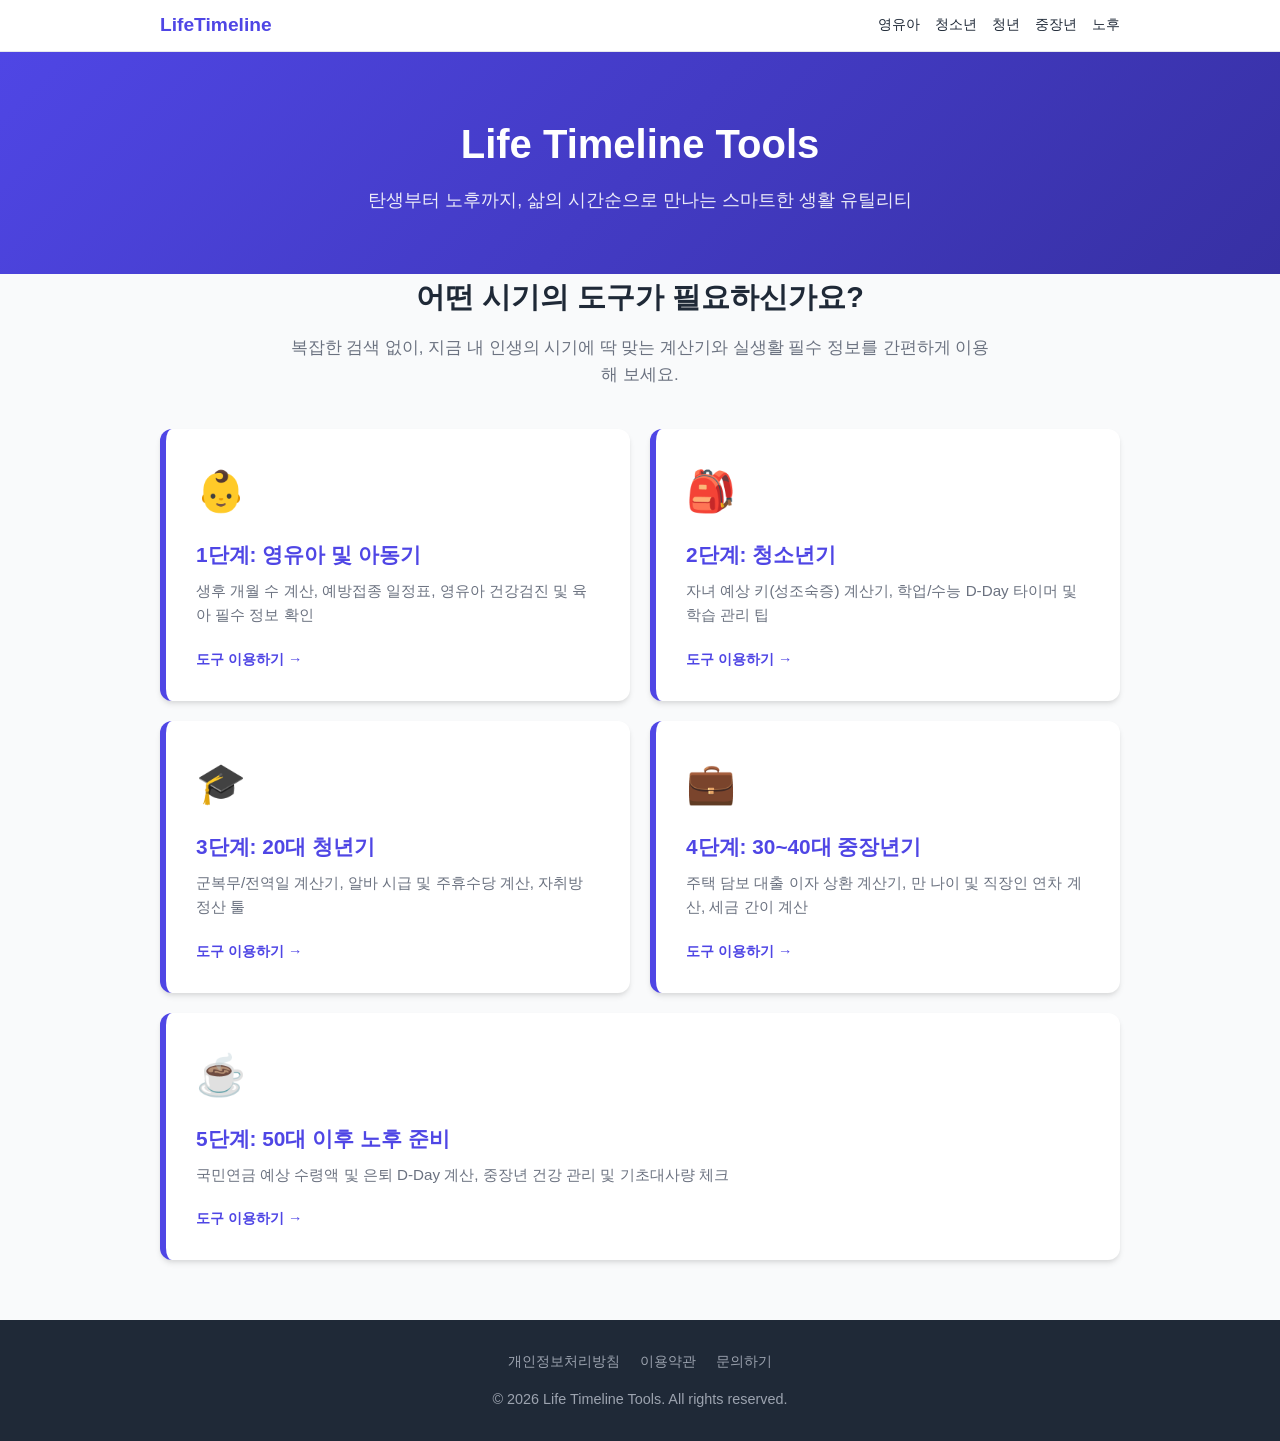
<file: index.html>
<!DOCTYPE html>
<html lang="ko">
<head>
    <meta charset="UTF-8">
    <meta name="viewport" content="width=device-width, initial-scale=1.0">
    <title>인생 타임라인 유틸리티 - 생애 주기별 필수 계산기 & 도구</title>
    <meta name="description" content="영유아부터 은퇴 이후까지, 인생의 각 시점에 필요한 실용적인 계산기와 유용한 가이드를 제공하는 라이프 포털입니다.">
    
    <!-- Open Graph / Facebook -->
    <meta property="og:type" content="website">
    <meta property="og:url" content="https://lifetimeline.tools/">
    <meta property="og:title" content="인생 타임라인 유틸리티">
    <meta property="og:description" content="탄생부터 노후까지, 당신의 삶에 필요한 모든 계산기를 한곳에서 확인하세요.">
    <meta property="og:image" content="assets/img/og-main.png">

    <link rel="stylesheet" href="assets/css/style.css">
</head>
<body>

    <!-- 네비게이션 바 -->
    <nav class="nav-bar">
        <div class="nav-container">
            <a href="index.html" class="nav-logo">LifeTimeline</a>
            <div class="nav-links">
                <a href="life/01-baby-child.html">영유아</a>
                <a href="life/02-teenager.html">청소년</a>
                <a href="life/03-twenties.html">청년</a>
                <a href="life/04-thirties-forties.html">중장년</a>
                <a href="life/05-fifties-plus.html">노후</a>
            </div>
        </div>
    </nav>

    <!-- 헤더 대문 -->
    <header>
        <div class="container">
            <h1>Life Timeline Tools</h1>
            <p>탄생부터 노후까지, 삶의 시간순으로 만나는 스마트한 생활 유틸리티</p>
        </div>
    </header>

    <!-- 메인 콘텐츠 -->
    <main class="container">
        <section class="intro-section">
            <h2>어떤 시기의 도구가 필요하신가요?</h2>
            <p>복잡한 검색 없이, 지금 내 인생의 시기에 딱 맞는 계산기와 실생활 필수 정보를 간편하게 이용해 보세요.</p>
        </section>

        <!-- 생애 주기 카드 그리드 -->
        <div class="timeline-grid">
            
            <!-- 1단계: 영유아 및 아동기 -->
            <a href="life/01-baby-child.html" class="life-card">
                <div>
                    <div class="card-icon">👶</div>
                    <div class="card-content">
                        <h3>1단계: 영유아 및 아동기</h3>
                        <p>생후 개월 수 계산, 예방접종 일정표, 영유아 건강검진 및 육아 필수 정보 확인</p>
                    </div>
                </div>
                <div class="card-footer">도구 이용하기 &rarr;</div>
            </a>

            <!-- 2단계: 청소년기 -->
            <a href="life/02-teenager.html" class="life-card">
                <div>
                    <div class="card-icon">🎒</div>
                    <div class="card-content">
                        <h3>2단계: 청소년기</h3>
                        <p>자녀 예상 키(성조숙증) 계산기, 학업/수능 D-Day 타이머 및 학습 관리 팁</p>
                    </div>
                </div>
                <div class="card-footer">도구 이용하기 &rarr;</div>
            </a>

            <!-- 3단계: 20대 청년기 -->
            <a href="life/03-twenties.html" class="life-card">
                <div>
                    <div class="card-icon">🎓</div>
                    <div class="card-content">
                        <h3>3단계: 20대 청년기</h3>
                        <p>군복무/전역일 계산기, 알바 시급 및 주휴수당 계산, 자취방 정산 툴</p>
                    </div>
                </div>
                <div class="card-footer">도구 이용하기 &rarr;</div>
            </a>

            <!-- 4단계: 30~40대 중장년기 -->
            <a href="life/04-thirties-forties.html" class="life-card">
                <div>
                    <div class="card-icon">💼</div>
                    <div class="card-content">
                        <h3>4단계: 30~40대 중장년기</h3>
                        <p>주택 담보 대출 이자 상환 계산기, 만 나이 및 직장인 연차 계산, 세금 간이 계산</p>
                    </div>
                </div>
                <div class="card-footer">도구 이용하기 &rarr;</div>
            </a>

            <!-- 5단계: 50대 이후 노후 -->
            <a href="life/05-fifties-plus.html" class="life-card" style="grid-column: 1 / -1;">
                <div>
                    <div class="card-icon">☕</div>
                    <div class="card-content">
                        <h3>5단계: 50대 이후 노후 준비</h3>
                        <p>국민연금 예상 수령액 및 은퇴 D-Day 계산, 중장년 건강 관리 및 기초대사량 체크</p>
                    </div>
                </div>
                <div class="card-footer">도구 이용하기 &rarr;</div>
            </a>

        </div>
    </main>

    <!-- 푸터 (애드센스 필수 정책 페이지 링크 포함) -->
    <footer>
        <div class="container">
            <div class="footer-links">
                <a href="legal/privacy.html">개인정보처리방침</a>
                <a href="legal/terms.html">이용약관</a>
                <a href="legal/contact.html">문의하기</a>
            </div>
            <p>&copy; 2026 Life Timeline Tools. All rights reserved.</p>
        </div>
    </footer>

</body>
</html>
</file>
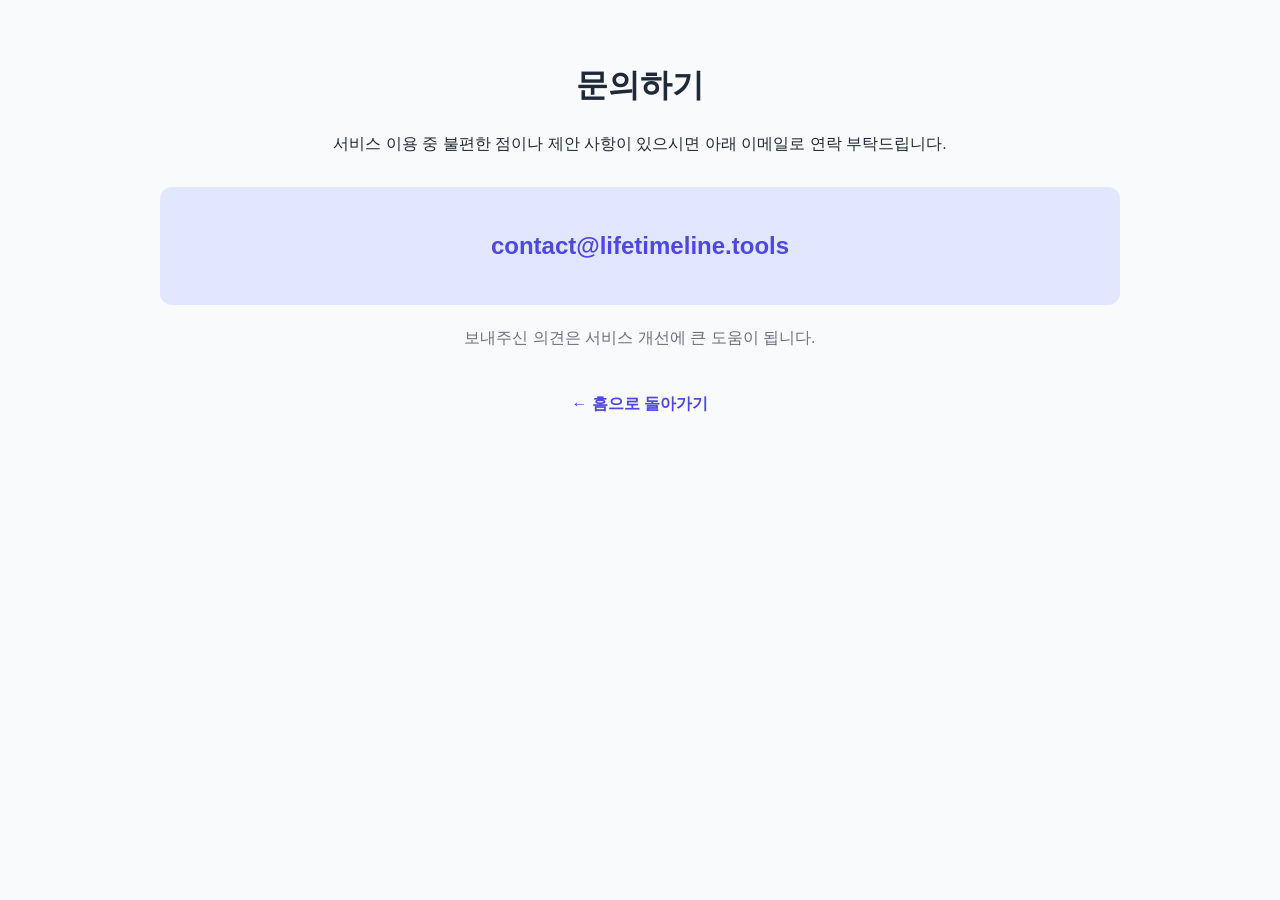
<file: legal/contact.html>
<!DOCTYPE html>
<html lang="ko">
<head>
    <meta charset="UTF-8">
    <meta name="viewport" content="width=device-width, initial-scale=1.0">
    <title>문의하기 - Life Timeline Tools</title>
    <link rel="stylesheet" href="../assets/css/style.css">
</head>
<body>
    <main class="container" style="padding: 60px 20px; text-align: center;">
        <h1>문의하기</h1>
        <p style="margin-top:20px;">서비스 이용 중 불편한 점이나 제안 사항이 있으시면 아래 이메일로 연락 부탁드립니다.</p>
        
        <div style="background: var(--primary-light); padding: 40px; border-radius: var(--radius); margin-top: 30px;">
            <p style="font-size: 1.5rem; font-weight: bold; color: var(--primary-color);">
                contact@lifetimeline.tools
            </p>
        </div>
        
        <p style="color: var(--text-muted); margin-top: 20px;">보내주신 의견은 서비스 개선에 큰 도움이 됩니다.</p>
        
        <a href="../index.html" class="back-link" style="display:inline-block; margin-top:40px; color: var(--primary-color); text-decoration: none; font-weight: bold;">&larr; 홈으로 돌아가기</a>
    </main>
</body>
</html>
</file>
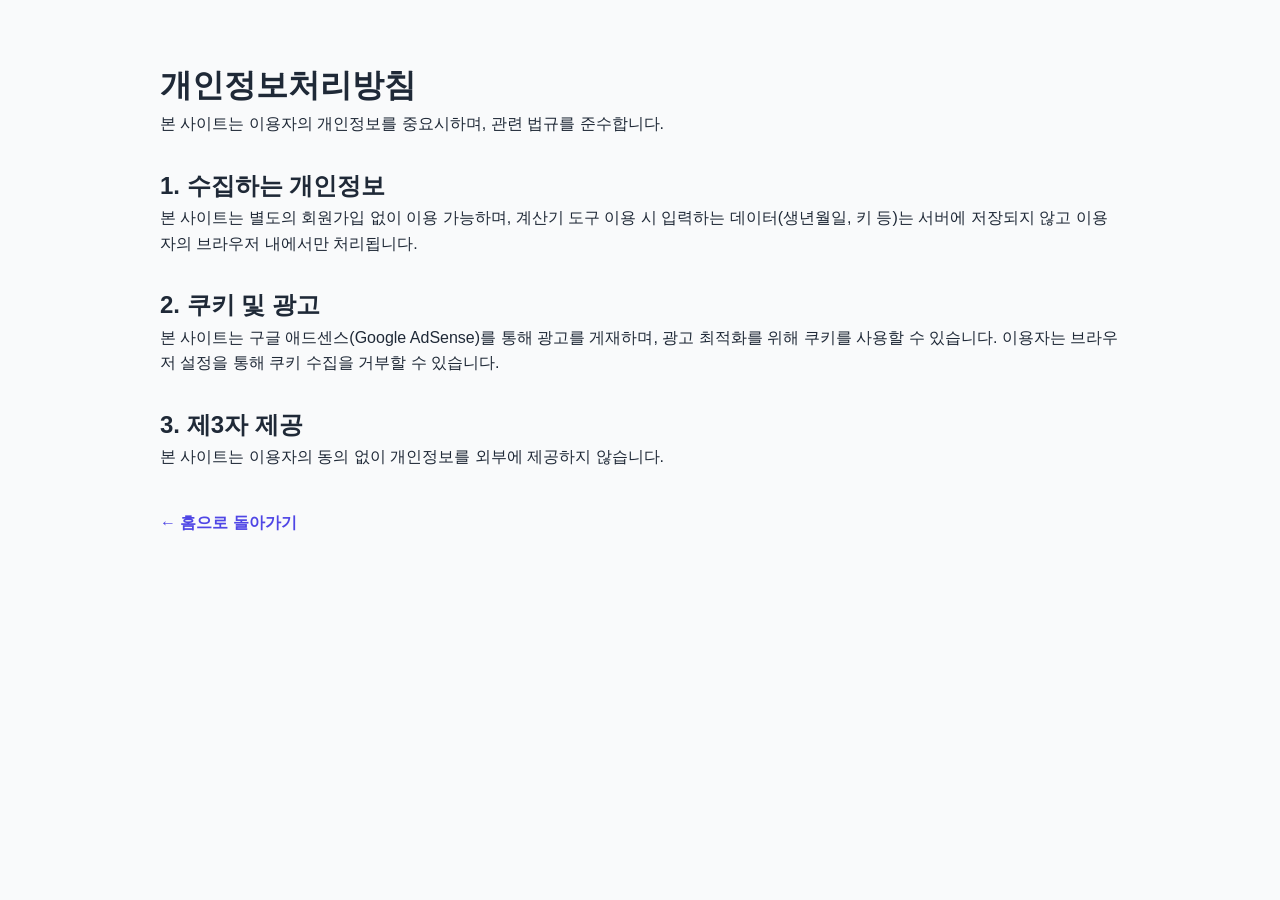
<file: legal/privacy.html>
<!DOCTYPE html>
<html lang="ko">
<head>
    <meta charset="UTF-8">
    <meta name="viewport" content="width=device-width, initial-scale=1.0">
    <title>개인정보처리방침 - Life Timeline Tools</title>
    <link rel="stylesheet" href="../assets/css/style.css">
</head>
<body>
    <main class="container" style="padding: 60px 20px;">
        <h1>개인정보처리방침</h1>
        <p>본 사이트는 이용자의 개인정보를 중요시하며, 관련 법규를 준수합니다.</p>
        
        <h2 style="margin-top:30px;">1. 수집하는 개인정보</h2>
        <p>본 사이트는 별도의 회원가입 없이 이용 가능하며, 계산기 도구 이용 시 입력하는 데이터(생년월일, 키 등)는 서버에 저장되지 않고 이용자의 브라우저 내에서만 처리됩니다.</p>
        
        <h2 style="margin-top:30px;">2. 쿠키 및 광고</h2>
        <p>본 사이트는 구글 애드센스(Google AdSense)를 통해 광고를 게재하며, 광고 최적화를 위해 쿠키를 사용할 수 있습니다. 이용자는 브라우저 설정을 통해 쿠키 수집을 거부할 수 있습니다.</p>
        
        <h2 style="margin-top:30px;">3. 제3자 제공</h2>
        <p>본 사이트는 이용자의 동의 없이 개인정보를 외부에 제공하지 않습니다.</p>
        
        <a href="../index.html" class="back-link" style="display:inline-block; margin-top:40px; color: var(--primary-color); text-decoration: none; font-weight: bold;">&larr; 홈으로 돌아가기</a>
    </main>
</body>
</html>
</file>
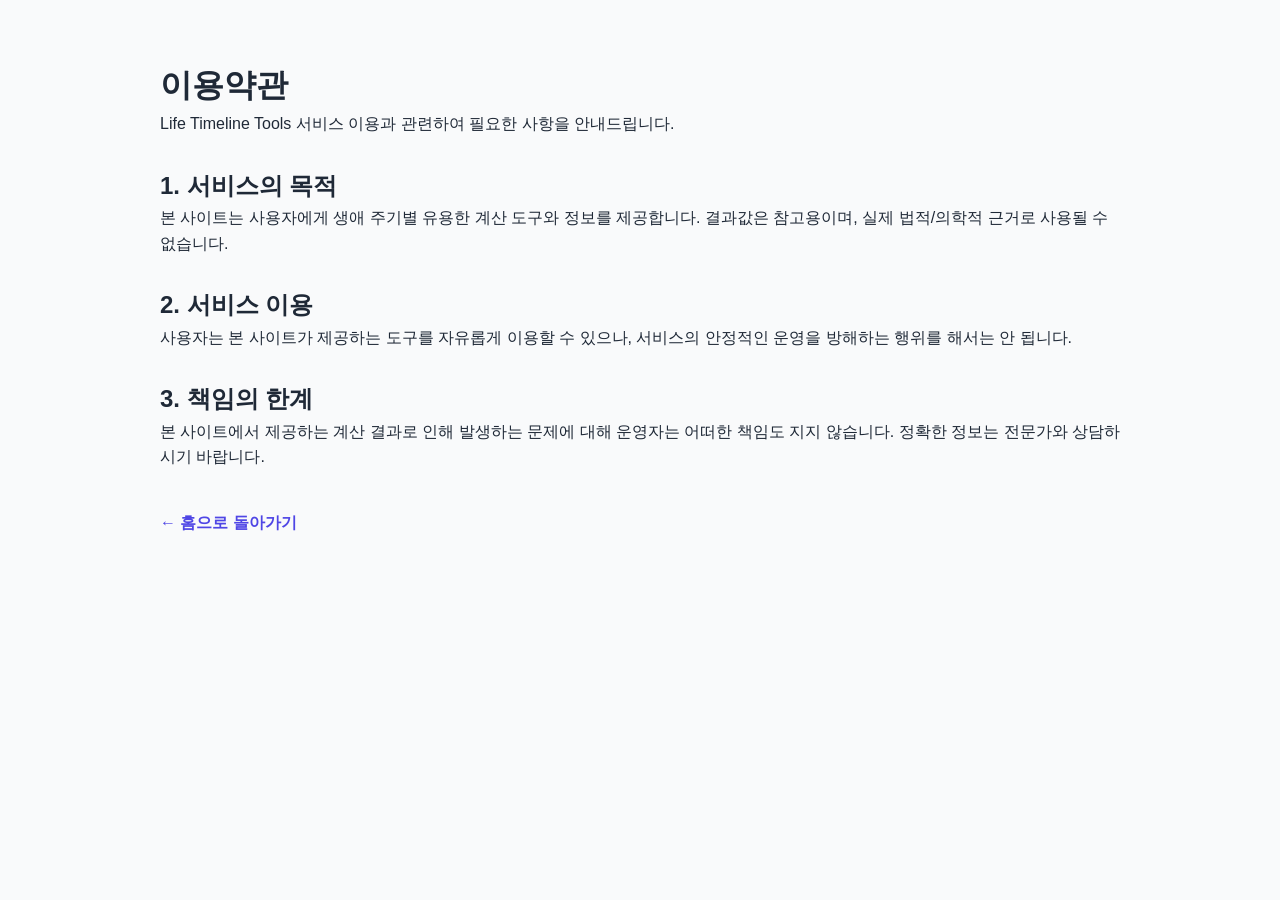
<file: legal/terms.html>
<!DOCTYPE html>
<html lang="ko">
<head>
    <meta charset="UTF-8">
    <meta name="viewport" content="width=device-width, initial-scale=1.0">
    <title>이용약관 - Life Timeline Tools</title>
    <link rel="stylesheet" href="../assets/css/style.css">
</head>
<body>
    <main class="container" style="padding: 60px 20px;">
        <h1>이용약관</h1>
        <p>Life Timeline Tools 서비스 이용과 관련하여 필요한 사항을 안내드립니다.</p>
        
        <h2 style="margin-top:30px;">1. 서비스의 목적</h2>
        <p>본 사이트는 사용자에게 생애 주기별 유용한 계산 도구와 정보를 제공합니다. 결과값은 참고용이며, 실제 법적/의학적 근거로 사용될 수 없습니다.</p>
        
        <h2 style="margin-top:30px;">2. 서비스 이용</h2>
        <p>사용자는 본 사이트가 제공하는 도구를 자유롭게 이용할 수 있으나, 서비스의 안정적인 운영을 방해하는 행위를 해서는 안 됩니다.</p>

        <h2 style="margin-top:30px;">3. 책임의 한계</h2>
        <p>본 사이트에서 제공하는 계산 결과로 인해 발생하는 문제에 대해 운영자는 어떠한 책임도 지지 않습니다. 정확한 정보는 전문가와 상담하시기 바랍니다.</p>
        
        <a href="../index.html" class="back-link" style="display:inline-block; margin-top:40px; color: var(--primary-color); text-decoration: none; font-weight: bold;">&larr; 홈으로 돌아가기</a>
    </main>
</body>
</html>
</file>
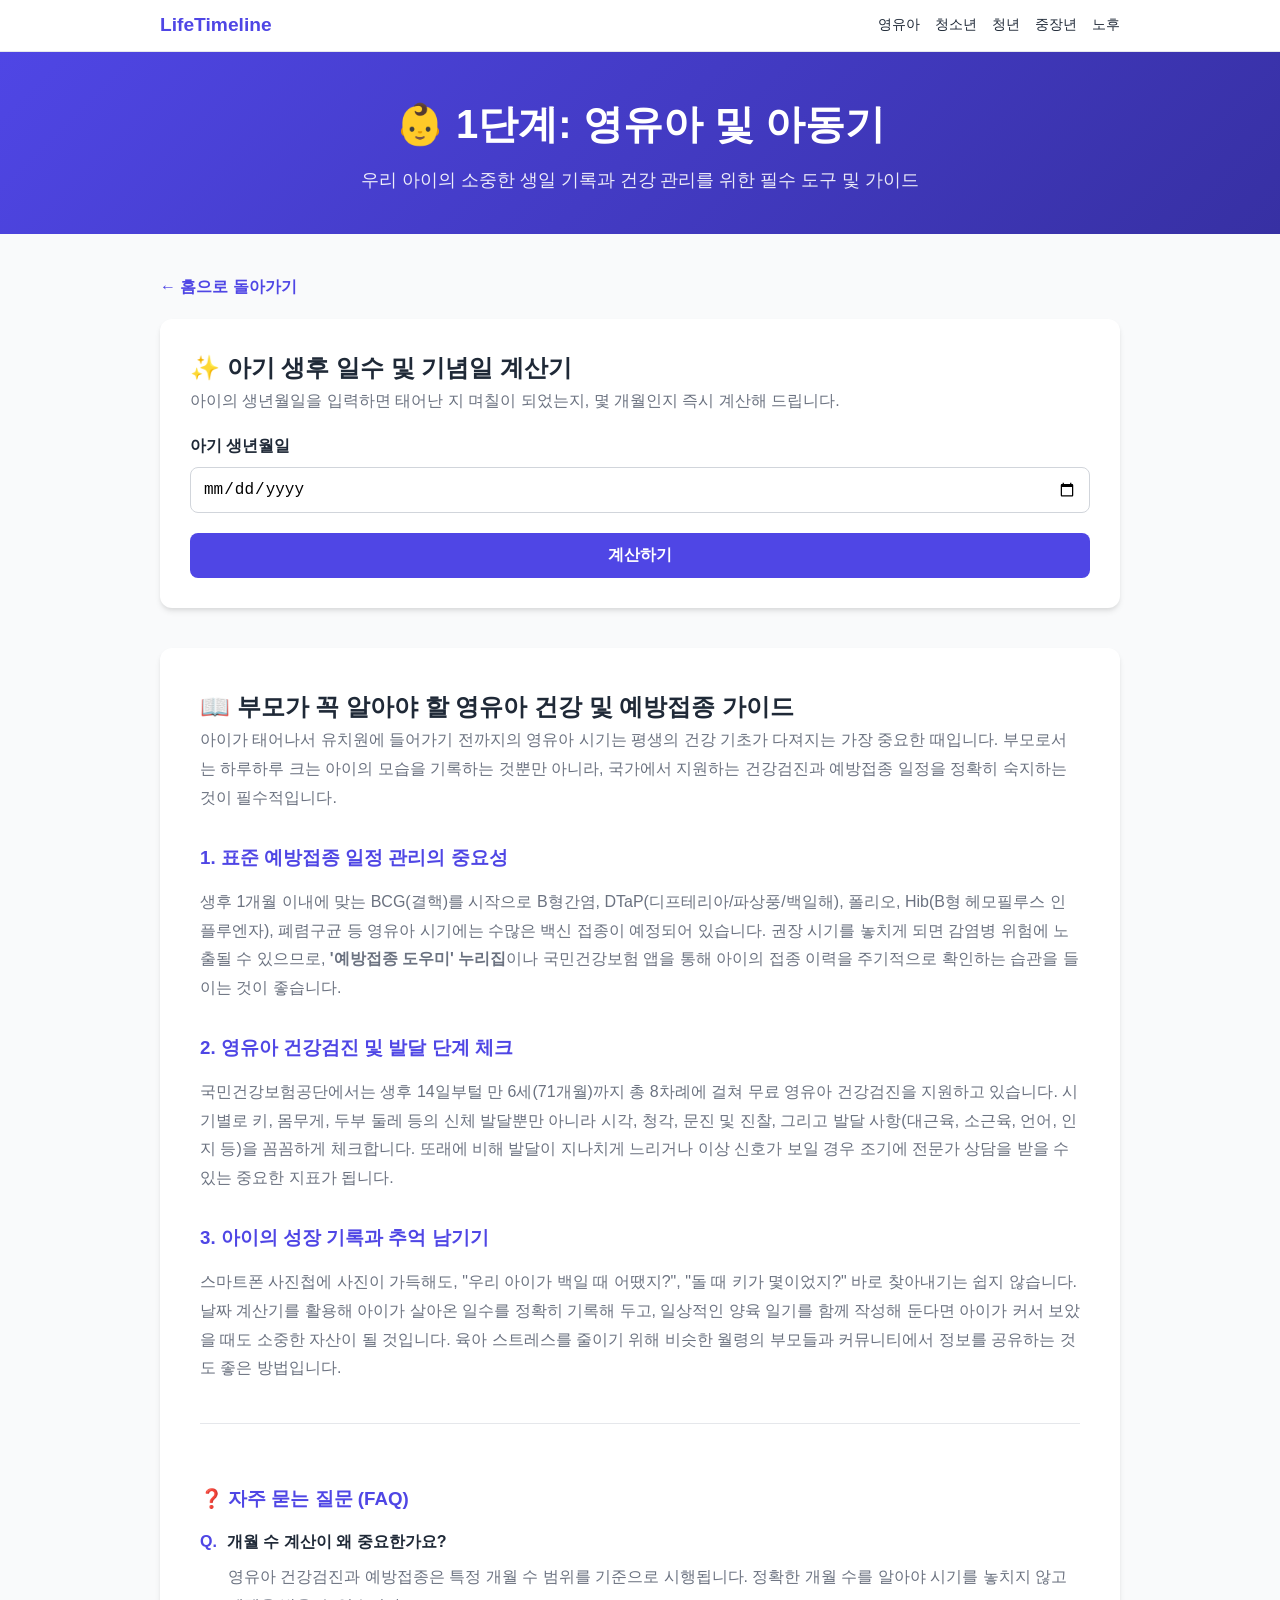
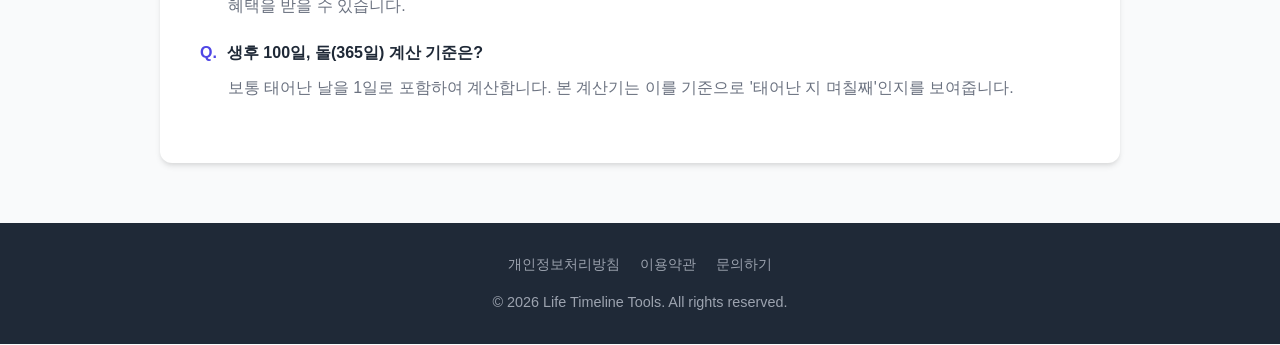
<file: life/01-baby-child.html>
<!DOCTYPE html>
<html lang="ko">
<head>
    <meta charset="UTF-8">
    <meta name="viewport" content="width=device-width, initial-scale=1.0">
    <title>1단계: 영유아 및 아동기 - 생후 일수 계산기 & 예방접종 가이드</title>
    <meta name="description" content="아기 생후 개월 수 및 D-Day 계산, 표준 예방접종 일정과 영유아 건강검진 시기를 한눈에 확인하세요.">
    
    <!-- Open Graph -->
    <meta property="og:type" content="website">
    <meta property="og:title" content="영유아 생후 일수 및 개월 수 계산기">
    <meta property="og:description" content="우리 아이 태어난 지 며칠 되었을까? 생후 일수와 개월 수를 정확하게 계산해 보세요.">

    <!-- 상위 폴더의 스타일시트 참조 -->
    <link rel="stylesheet" href="../assets/css/style.css">
    <style>
        .tool-box {
            background: white;
            padding: 30px;
            border-radius: var(--radius);
            box-shadow: var(--shadow);
            margin-bottom: 40px;
        }
        .form-group {
            margin-bottom: 20px;
        }
        .form-group label {
            display: block;
            margin-bottom: 8px;
            font-weight: 600;
        }
        .form-group input {
            width: 100%;
            padding: 12px;
            border: 1px solid #d1d5db;
            border-radius: 8px;
            font-size: 1rem;
        }
        .calc-btn {
            background-color: var(--primary-color);
            color: white;
            border: none;
            padding: 12px 20px;
            border-radius: 8px;
            font-size: 1rem;
            font-weight: 600;
            cursor: pointer;
            width: 100%;
        }
        .calc-btn:hover {
            background-color: #4338ca;
        }
        .result-box {
            margin-top: 20px;
            padding: 20px;
            background-color: var(--primary-light);
            border-radius: 8px;
            display: none;
        }
        .result-box h3 {
            color: var(--primary-color);
            margin-bottom: 10px;
        }
        .guide-content {
            background: white;
            padding: 40px;
            border-radius: var(--radius);
            box-shadow: var(--shadow);
        }
        .guide-content h3 {
            margin-top: 30px;
            margin-bottom: 15px;
            color: var(--primary-color);
        }
        .guide-content p, .guide-content li {
            margin-bottom: 15px;
            color: var(--text-muted);
            line-height: 1.8;
        }
        .back-link {
            display: inline-block;
            margin-bottom: 20px;
            color: var(--primary-color);
            text-decoration: none;
            font-weight: 600;
        }
        .back-link:hover {
            text-decoration: underline;
        }
    </style>
</head>
<body>

    <!-- 네비게이션 바 -->
    <nav class="nav-bar">
        <div class="nav-container">
            <a href="../index.html" class="nav-logo">LifeTimeline</a>
            <div class="nav-links">
                <a href="01-baby-child.html">영유아</a>
                <a href="02-teenager.html">청소년</a>
                <a href="03-twenties.html">청년</a>
                <a href="04-thirties-forties.html">중장년</a>
                <a href="05-fifties-plus.html">노후</a>
            </div>
        </div>
    </nav>

    <header style="padding: 40px 20px;">
        <div class="container">
            <h1>👶 1단계: 영유아 및 아동기</h1>
            <p>우리 아이의 소중한 생일 기록과 건강 관리를 위한 필수 도구 및 가이드</p>
        </div>
    </header>

    <main class="container" style="padding-top: 40px;">
        <a href="../index.html" class="back-link">&larr; 홈으로 돌아가기</a>

        <!-- 1. 인터랙티브 도구: 아기 개월 수 및 D-Day 계산기 -->
        <section class="tool-box">
            <h2>✨ 아기 생후 일수 및 기념일 계산기</h2>
            <p style="color: var(--text-muted); margin-bottom: 20px;">아이의 생년월일을 입력하면 태어난 지 며칠이 되었는지, 몇 개월인지 즉시 계산해 드립니다.</p>
            
            <div class="form-group">
                <label for="birthDate">아기 생년월일</label>
                <input type="date" id="birthDate">
            </div>
            <button class="calc-btn" onclick="calculateBaby()">계산하기</button>

            <div id="babyResult" class="result-box">
                <h3>결과 확인</h3>
                <p id="resultText"></p>
            </div>
        </section>

        <!-- 2. 애드센스 심사 통과용 심층 가이드 텍스트 (1,000자 이상 분량 확보) -->
        <section class="guide-content">
            <h2>📖 부모가 꼭 알아야 할 영유아 건강 및 예방접종 가이드</h2>
            
            <p>아이가 태어나서 유치원에 들어가기 전까지의 영유아 시기는 평생의 건강 기초가 다져지는 가장 중요한 때입니다. 부모로서는 하루하루 크는 아이의 모습을 기록하는 것뿐만 아니라, 국가에서 지원하는 건강검진과 예방접종 일정을 정확히 숙지하는 것이 필수적입니다.</p>

            <h3>1. 표준 예방접종 일정 관리의 중요성</h3>
            <p>생후 1개월 이내에 맞는 BCG(결핵)를 시작으로 B형간염, DTaP(디프테리아/파상풍/백일해), 폴리오, Hib(B형 헤모필루스 인플루엔자), 폐렴구균 등 영유아 시기에는 수많은 백신 접종이 예정되어 있습니다. 권장 시기를 놓치게 되면 감염병 위험에 노출될 수 있으므로, <strong>'예방접종 도우미' 누리집</strong>이나 국민건강보험 앱을 통해 아이의 접종 이력을 주기적으로 확인하는 습관을 들이는 것이 좋습니다.</p>

            <h3>2. 영유아 건강검진 및 발달 단계 체크</h3>
            <p>국민건강보험공단에서는 생후 14일부털 만 6세(71개월)까지 총 8차례에 걸쳐 무료 영유아 건강검진을 지원하고 있습니다. 시기별로 키, 몸무게, 두부 둘레 등의 신체 발달뿐만 아니라 시각, 청각, 문진 및 진찰, 그리고 발달 사항(대근육, 소근육, 언어, 인지 등)을 꼼꼼하게 체크합니다. 또래에 비해 발달이 지나치게 느리거나 이상 신호가 보일 경우 조기에 전문가 상담을 받을 수 있는 중요한 지표가 됩니다.</p>

            <h3>3. 아이의 성장 기록과 추억 남기기</h3>
            <p>스마트폰 사진첩에 사진이 가득해도, "우리 아이가 백일 때 어땠지?", "돌 때 키가 몇이었지?" 바로 찾아내기는 쉽지 않습니다. 날짜 계산기를 활용해 아이가 살아온 일수를 정확히 기록해 두고, 일상적인 양육 일기를 함께 작성해 둔다면 아이가 커서 보았을 때도 소중한 자산이 될 것입니다. 육아 스트레스를 줄이기 위해 비슷한 월령의 부모들과 커뮤니티에서 정보를 공유하는 것도 좋은 방법입니다.</p>
            
            <div class="faq-section">
                <h3>❓ 자주 묻는 질문 (FAQ)</h3>
                <div class="faq-item">
                    <h4>개월 수 계산이 왜 중요한가요?</h4>
                    <p>영유아 건강검진과 예방접종은 특정 개월 수 범위를 기준으로 시행됩니다. 정확한 개월 수를 알아야 시기를 놓치지 않고 혜택을 받을 수 있습니다.</p>
                </div>
                <div class="faq-item">
                    <h4>생후 100일, 돌(365일) 계산 기준은?</h4>
                    <p>보통 태어난 날을 1일로 포함하여 계산합니다. 본 계산기는 이를 기준으로 '태어난 지 며칠째'인지를 보여줍니다.</p>
                </div>
            </div>
        </section>
    </main>

    <footer>
        <div class="container">
            <div class="footer-links">
                <a href="../legal/privacy.html">개인정보처리방침</a>
                <a href="../legal/terms.html">이용약관</a>
                <a href="../legal/contact.html">문의하기</a>
            </div>
            <p>&copy; 2026 Life Timeline Tools. All rights reserved.</p>
        </div>
    </footer>

    <!-- 자바스크립트 연산 로직 -->
    <script>
        function calculateBaby() {
            const birthInput = document.getElementById('birthDate').value;
            if (!birthInput) {
                alert('아기 생년월일을 선택해주세요!');
                return;
            }

            const birthDate = new Date(birthInput);
            const today = new Date();
            
            // 시간 차이 계산 (밀리초 기준)
            const diffTime = today - birthDate;
            const diffDays = Math.floor(diffTime / (1000 * 60 * 60 * 24));

            if (diffDays < 0) {
                alert('태어나지 않은 미래의 날짜입니다. 다시 확인해주세요.');
                return;
            }

            // 개월 수 계산
            let months = (today.getFullYear() - birthDate.getFullYear()) * 12 + (today.getMonth() - birthDate.getMonth());
            if (today.getDate() < birthDate.getDate()) {
                months--;
            }

            const resultBox = document.getElementById('babyResult');
            const resultText = document.getElementById('resultText');

            resultBox.style.display = 'block';
            resultText.innerHTML = `우리 아이는 태어난 지 <strong>${diffDays + 1}일</strong> (약 <strong>${months >= 0 ? months : 0}개월</strong>)째 되는 날입니다! 🎉<br>오늘도 아이와 함께 행복하고 건강한 하루 보내세요.`;
        }
    </script>

</body>
</html>
</file>
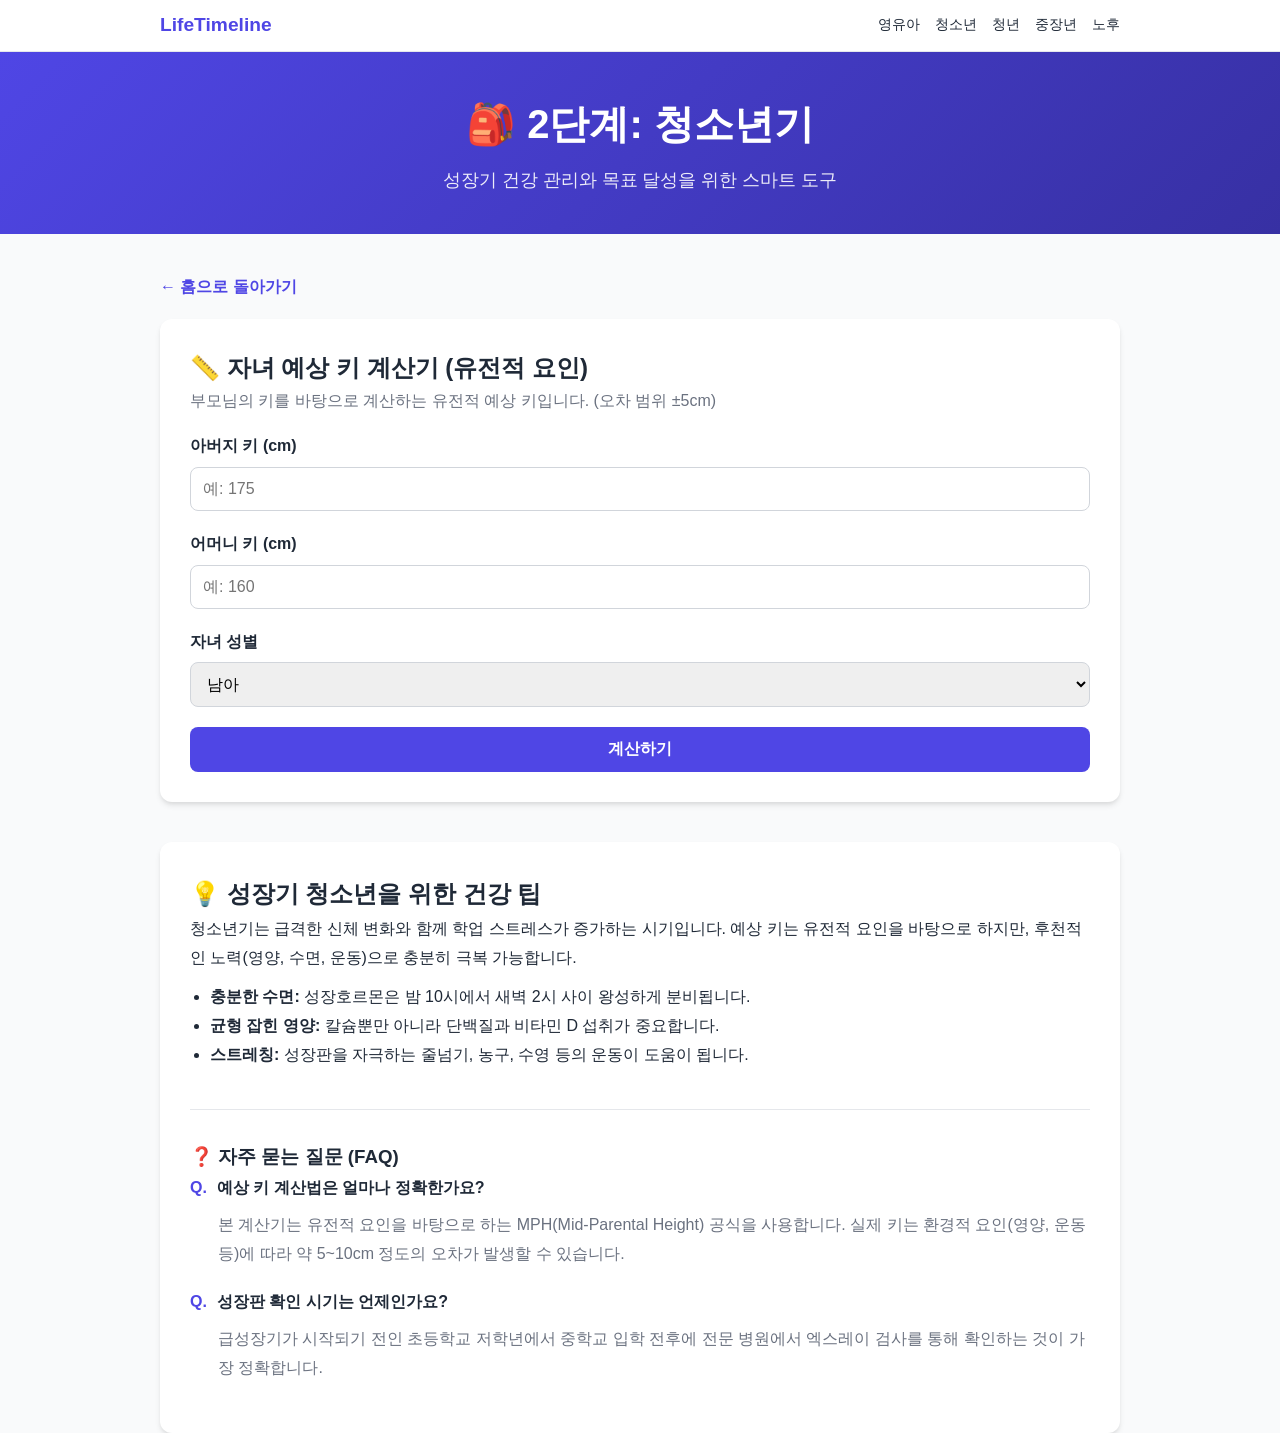
<file: life/02-teenager.html>
<!DOCTYPE html>
<html lang="ko">
<head>
    <meta charset="UTF-8">
    <meta name="viewport" content="width=device-width, initial-scale=1.0">
    <title>2단계: 청소년기 - 예상 키 계산기 & 성장 가이드</title>
    <meta name="description" content="부모님의 키를 바탕으로 우리 아이의 예상 키를 확인하고, 성장기에 필요한 필수 건강 정보를 체크하세요.">
    
    <!-- Open Graph -->
    <meta property="og:type" content="website">
    <meta property="og:title" content="자녀 예상 키 계산기 - 유전적 요인 분석">
    <meta property="og:description" content="부모님 키 정보를 입력하면 우리 아이 예상 키를 즉시 계산해 드립니다.">

    <link rel="stylesheet" href="../assets/css/style.css">
    <style>
        .tool-box { background: white; padding: 30px; border-radius: var(--radius); box-shadow: var(--shadow); margin-bottom: 40px; }
        .form-group { margin-bottom: 20px; }
        .form-group label { display: block; margin-bottom: 8px; font-weight: 600; }
        .form-group input { width: 100%; padding: 12px; border: 1px solid #d1d5db; border-radius: 8px; font-size: 1rem; }
        .calc-btn { background-color: var(--primary-color); color: white; border: none; padding: 12px 20px; border-radius: 8px; cursor: pointer; width: 100%; font-weight: 600; font-size: 1rem; }
        .calc-btn:hover { background-color: #4338ca; }
        .result-box { margin-top: 20px; padding: 20px; background-color: var(--primary-light); border-radius: 8px; display: none; }
        .back-link { display: inline-block; margin-bottom: 20px; color: var(--primary-color); text-decoration: none; font-weight: 600; }
        .guide-content { background: white; padding: 30px; border-radius: var(--radius); box-shadow: var(--shadow); line-height: 1.8; }
    </style>
</head>
<body>
    <!-- 네비게이션 바 -->
    <nav class="nav-bar">
        <div class="nav-container">
            <a href="../index.html" class="nav-logo">LifeTimeline</a>
            <div class="nav-links">
                <a href="01-baby-child.html">영유아</a>
                <a href="02-teenager.html">청소년</a>
                <a href="03-twenties.html">청년</a>
                <a href="04-thirties-forties.html">중장년</a>
                <a href="05-fifties-plus.html">노후</a>
            </div>
        </div>
    </nav>

    <header style="padding: 40px 20px;">
        <div class="container">
            <h1>🎒 2단계: 청소년기</h1>
            <p>성장기 건강 관리와 목표 달성을 위한 스마트 도구</p>
        </div>
    </header>
    <main class="container" style="padding-top: 40px;">
        <a href="../index.html" class="back-link">&larr; 홈으로 돌아가기</a>
        
        <section class="tool-box">
            <h2>📏 자녀 예상 키 계산기 (유전적 요인)</h2>
            <p style="color: var(--text-muted); margin-bottom: 20px;">부모님의 키를 바탕으로 계산하는 유전적 예상 키입니다. (오차 범위 ±5cm)</p>
            <div class="form-group">
                <label>아버지 키 (cm)</label>
                <input type="number" id="fatherHeight" placeholder="예: 175">
            </div>
            <div class="form-group">
                <label>어머니 키 (cm)</label>
                <input type="number" id="motherHeight" placeholder="예: 160">
            </div>
            <div class="form-group">
                <label>자녀 성별</label>
                <select id="gender" style="width: 100%; padding: 12px; border-radius: 8px; border: 1px solid #d1d5db; font-size: 1rem;">
                    <option value="male">남아</option>
                    <option value="female">여아</option>
                </select>
            </div>
            <button class="calc-btn" onclick="calculateHeight()">계산하기</button>
            <div id="heightResult" class="result-box">
                <h3>예상 결과</h3>
                <p id="heightText"></p>
            </div>
        </section>

        <section class="guide-content">
            <h2>💡 성장기 청소년을 위한 건강 팁</h2>
            <p>청소년기는 급격한 신체 변화와 함께 학업 스트레스가 증가하는 시기입니다. 예상 키는 유전적 요인을 바탕으로 하지만, 후천적인 노력(영양, 수면, 운동)으로 충분히 극복 가능합니다.</p>
            <ul style="margin-left: 20px; margin-top: 10px;">
                <li><strong>충분한 수면:</strong> 성장호르몬은 밤 10시에서 새벽 2시 사이 왕성하게 분비됩니다.</li>
                <li><strong>균형 잡힌 영양:</strong> 칼슘뿐만 아니라 단백질과 비타민 D 섭취가 중요합니다.</li>
                <li><strong>스트레칭:</strong> 성장판을 자극하는 줄넘기, 농구, 수영 등의 운동이 도움이 됩니다.</li>
            </ul>

            <div class="faq-section">
                <h3>❓ 자주 묻는 질문 (FAQ)</h3>
                <div class="faq-item">
                    <h4>예상 키 계산법은 얼마나 정확한가요?</h4>
                    <p>본 계산기는 유전적 요인을 바탕으로 하는 MPH(Mid-Parental Height) 공식을 사용합니다. 실제 키는 환경적 요인(영양, 운동 등)에 따라 약 5~10cm 정도의 오차가 발생할 수 있습니다.</p>
                </div>
                <div class="faq-item">
                    <h4>성장판 확인 시기는 언제인가요?</h4>
                    <p>급성장기가 시작되기 전인 초등학교 저학년에서 중학교 입학 전후에 전문 병원에서 엑스레이 검사를 통해 확인하는 것이 가장 정확합니다.</p>
                </div>
            </div>
        </section>
    </main>
    <script>
        function calculateHeight() {
            const f = parseFloat(document.getElementById('fatherHeight').value);
            const m = parseFloat(document.getElementById('motherHeight').value);
            const gender = document.getElementById('gender').value;
            if(!f || !m) { alert('키를 입력해주세요!'); return; }
            let result = (f + m) / 2;
            if(gender === 'male') result += 6.5; else result -= 6.5;
            document.getElementById('heightResult').style.display = 'block';
            document.getElementById('heightText').innerHTML = `자녀의 유전적 예상 키는 약 <strong>${result.toFixed(1)}cm</strong> 입니다. <br><small>*이는 통계적인 수치이며 식습관과 운동에 따라 달라질 수 있습니다.</small>`;
        }
    </script>
</body>
</html>
</file>
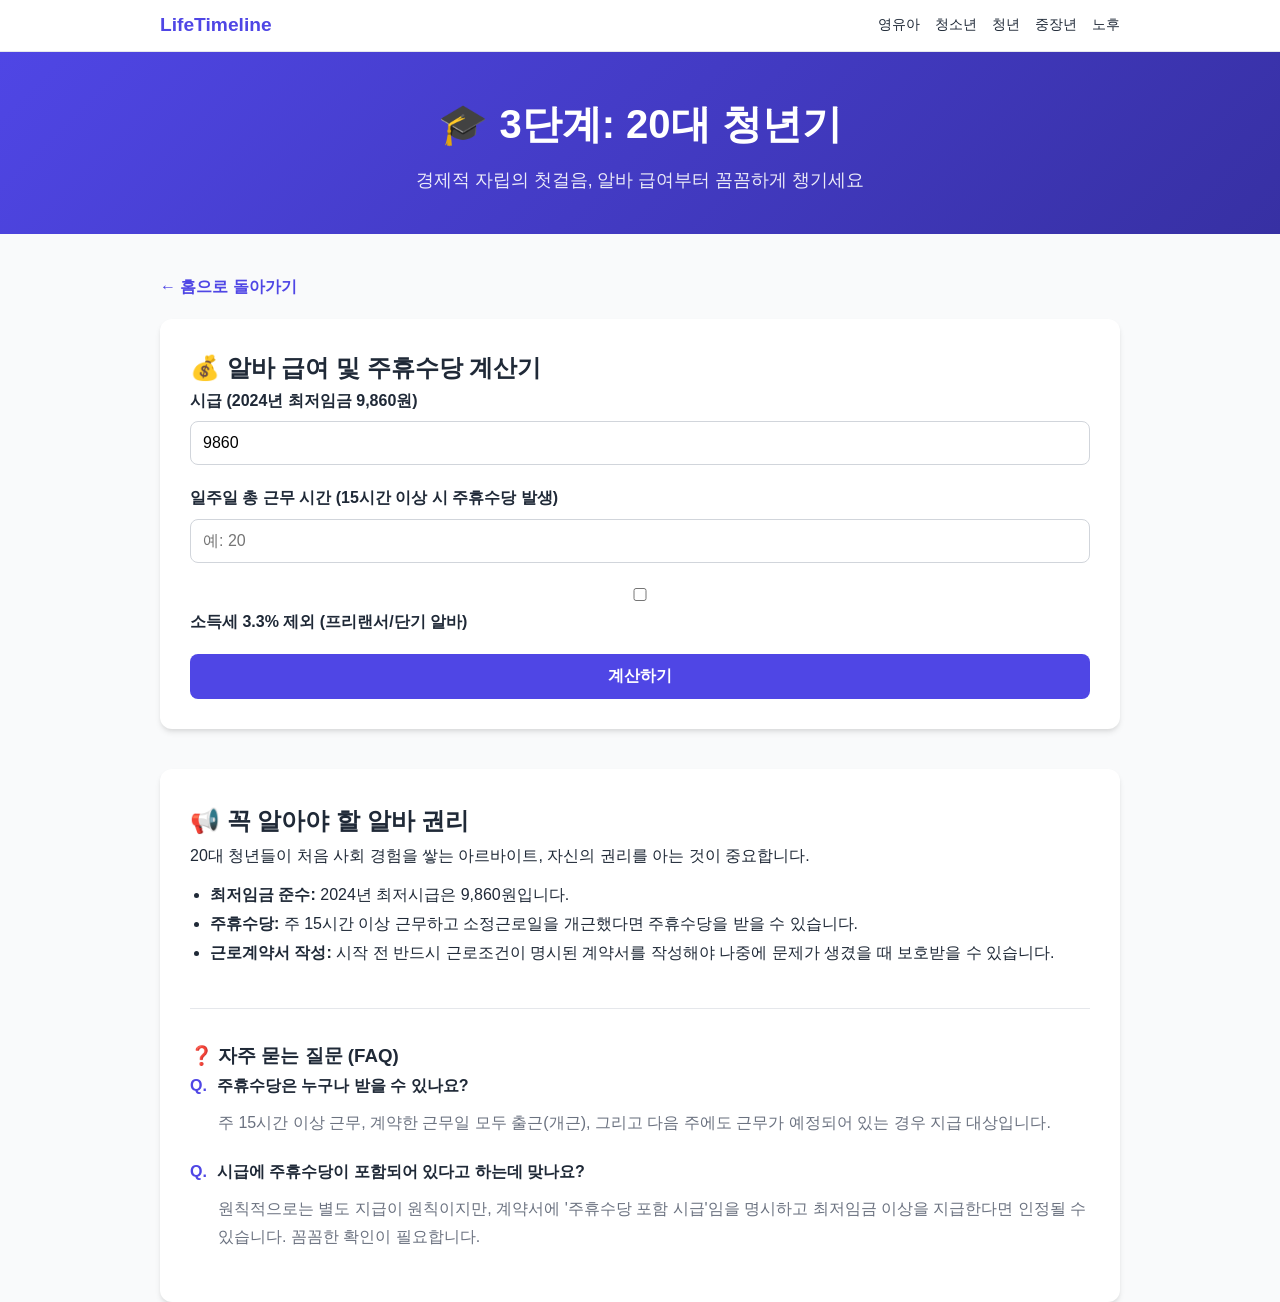
<file: life/03-twenties.html>
<!DOCTYPE html>
<html lang="ko">
<head>
    <meta charset="UTF-8">
    <meta name="viewport" content="width=device-width, initial-scale=1.0">
    <title>3단계: 20대 청년기 - 알바 급여 & 주휴수당 계산기</title>
    <meta name="description" content="2024년 최저시급 기준 알바 주급 및 주휴수당을 계산해 보세요. 청년들을 위한 필수 노동 상식과 팁을 제공합니다.">
    
    <!-- Open Graph -->
    <meta property="og:type" content="website">
    <meta property="og:title" content="알바 주급 및 주휴수당 계산기">
    <meta property="og:description" content="이번 주 알바비, 주휴수당까지 합치면 얼마일까? 지금 바로 계산해 보세요.">

    <link rel="stylesheet" href="../assets/css/style.css">
    <style>
        .tool-box { background: white; padding: 30px; border-radius: var(--radius); box-shadow: var(--shadow); margin-bottom: 40px; }
        .form-group { margin-bottom: 20px; }
        .form-group label { display: block; margin-bottom: 8px; font-weight: 600; }
        .form-group input { width: 100%; padding: 12px; border: 1px solid #d1d5db; border-radius: 8px; font-size: 1rem; }
        .calc-btn { background-color: var(--primary-color); color: white; border: none; padding: 12px 20px; border-radius: 8px; cursor: pointer; width: 100%; font-weight: 600; font-size: 1rem; }
        .calc-btn:hover { background-color: #4338ca; }
        .result-box { margin-top: 20px; padding: 20px; background-color: var(--primary-light); border-radius: 8px; display: none; }
        .back-link { display: inline-block; margin-bottom: 20px; color: var(--primary-color); text-decoration: none; font-weight: 600; }
        .guide-content { background: white; padding: 30px; border-radius: var(--radius); box-shadow: var(--shadow); line-height: 1.8; }
    </style>
</head>
<body>
    <!-- 네비게이션 바 -->
    <nav class="nav-bar">
        <div class="nav-container">
            <a href="../index.html" class="nav-logo">LifeTimeline</a>
            <div class="nav-links">
                <a href="01-baby-child.html">영유아</a>
                <a href="02-teenager.html">청소년</a>
                <a href="03-twenties.html">청년</a>
                <a href="04-thirties-forties.html">중장년</a>
                <a href="05-fifties-plus.html">노후</a>
            </div>
        </div>
    </nav>

    <header style="padding: 40px 20px;">
        <div class="container">
            <h1>🎓 3단계: 20대 청년기</h1>
            <p>경제적 자립의 첫걸음, 알바 급여부터 꼼꼼하게 챙기세요</p>
        </div>
    </header>
    <main class="container" style="padding-top: 40px;">
        <a href="../index.html" class="back-link">&larr; 홈으로 돌아가기</a>
        
        <section class="tool-box">
            <h2>💰 알바 급여 및 주휴수당 계산기</h2>
            <div class="form-group">
                <label>시급 (2024년 최저임금 9,860원)</label>
                <input type="number" id="wage" value="9860">
            </div>
            <div class="form-group">
                <label>일주일 총 근무 시간 (15시간 이상 시 주휴수당 발생)</label>
                <input type="number" id="hours" placeholder="예: 20">
            </div>
            <div class="form-group">
                <label><input type="checkbox" id="taxApply"> 소득세 3.3% 제외 (프리랜서/단기 알바)</label>
            </div>
            <button class="calc-btn" onclick="calculateWage()">계산하기</button>
            <div id="wageResult" class="result-box">
                <h3>예상 주급 결과</h3>
                <p id="wageText"></p>
            </div>
        </section>

        <section class="guide-content">
            <h2>📢 꼭 알아야 할 알바 권리</h2>
            <p>20대 청년들이 처음 사회 경험을 쌓는 아르바이트, 자신의 권리를 아는 것이 중요합니다.</p>
            <ul style="margin-left: 20px; margin-top: 10px;">
                <li><strong>최저임금 준수:</strong> 2024년 최저시급은 9,860원입니다.</li>
                <li><strong>주휴수당:</strong> 주 15시간 이상 근무하고 소정근로일을 개근했다면 주휴수당을 받을 수 있습니다.</li>
                <li><strong>근로계약서 작성:</strong> 시작 전 반드시 근로조건이 명시된 계약서를 작성해야 나중에 문제가 생겼을 때 보호받을 수 있습니다.</li>
            </ul>

            <div class="faq-section">
                <h3>❓ 자주 묻는 질문 (FAQ)</h3>
                <div class="faq-item">
                    <h4>주휴수당은 누구나 받을 수 있나요?</h4>
                    <p>주 15시간 이상 근무, 계약한 근무일 모두 출근(개근), 그리고 다음 주에도 근무가 예정되어 있는 경우 지급 대상입니다.</p>
                </div>
                <div class="faq-item">
                    <h4>시급에 주휴수당이 포함되어 있다고 하는데 맞나요?</h4>
                    <p>원칙적으로는 별도 지급이 원칙이지만, 계약서에 '주휴수당 포함 시급'임을 명시하고 최저임금 이상을 지급한다면 인정될 수 있습니다. 꼼꼼한 확인이 필요합니다.</p>
                </div>
            </div>
        </section>
    </main>
    <script>
        function calculateWage() {
            const wage = parseFloat(document.getElementById('wage').value);
            const hours = parseFloat(document.getElementById('hours').value);
            if(!wage || !hours) { alert('값을 입력해주세요!'); return; }
            
            let basePay = wage * hours;
            let weeklyAllowance = 0;
            if(hours >= 15) {
                const allowanceHours = Math.min(hours, 40) / 40 * 8;
                weeklyAllowance = allowanceHours * wage;
            }
            
            let total = basePay + weeklyAllowance;
            let taxInfo = "";
            
            if(document.getElementById('taxApply').checked) {
                const tax = total * 0.033;
                total = total - tax;
                taxInfo = `<br><small>세금 3.3%(${Math.floor(tax).toLocaleString()}원) 공제 완료</small>`;
            }
            
            document.getElementById('wageResult').style.display = 'block';
            document.getElementById('wageText').innerHTML = `
                기본 주급: ${basePay.toLocaleString()}원<br>
                주휴수당: ${Math.floor(weeklyAllowance).toLocaleString()}원<br>
                <strong class="result-highlight">예상 총 주급: ${Math.floor(total).toLocaleString()}원</strong>${taxInfo}
            `;
        }
    </script>
</body>
</html>
</file>
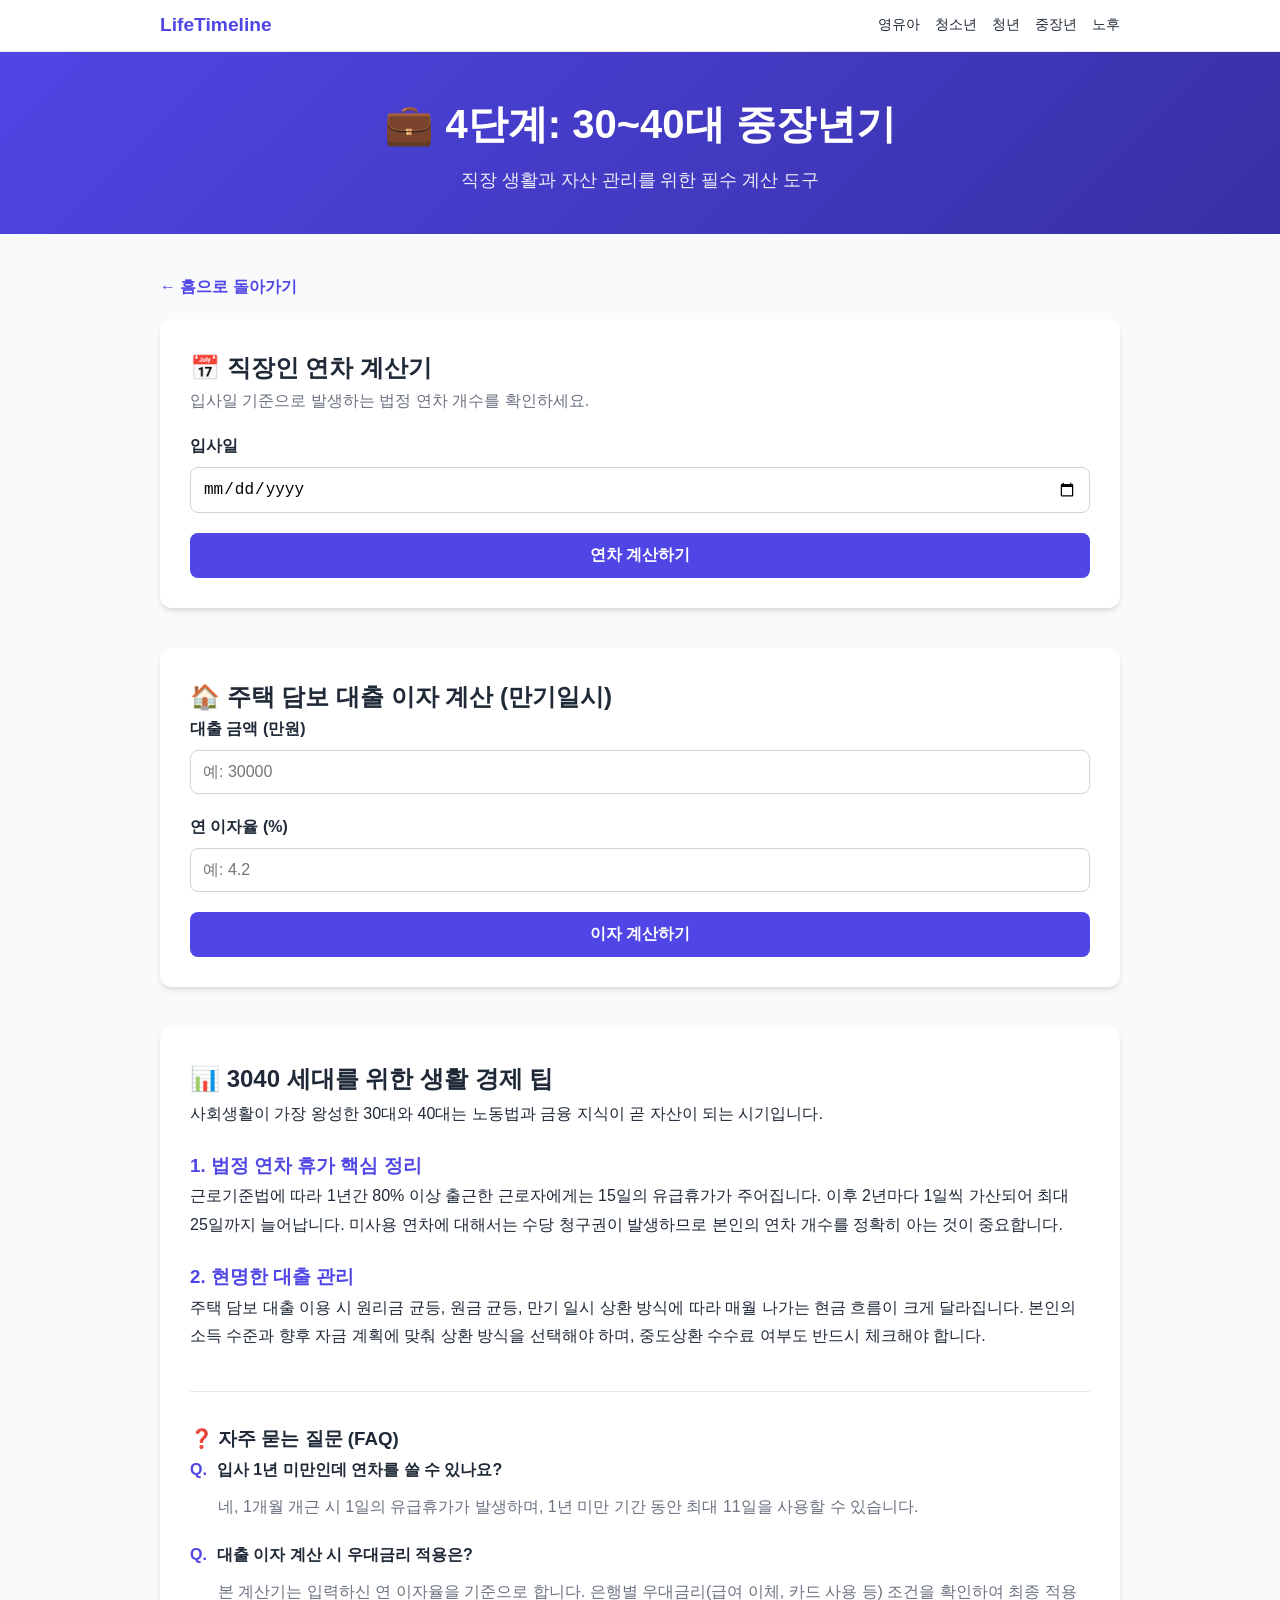
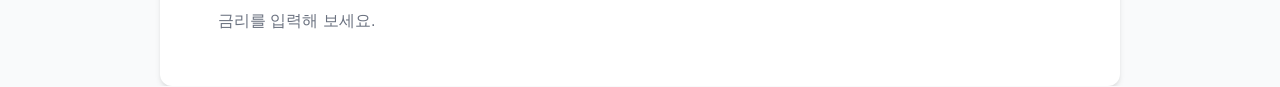
<file: life/04-thirties-forties.html>
<!DOCTYPE html>
<html lang="ko">
<head>
    <meta charset="UTF-8">
    <meta name="viewport" content="width=device-width, initial-scale=1.0">
    <title>4단계: 30~40대 - 연차 및 대출 이자 계산기</title>
    <meta name="description" content="직장인 연차 개수와 주택 담보 대출 이자를 간편하게 계산하세요. 3040 세대를 위한 필수 금융/노동 정보를 제공합니다.">
    
    <!-- Open Graph -->
    <meta property="og:type" content="website">
    <meta property="og:title" content="직장인 연차 & 대출 이자 계산기">
    <meta property="og:description" content="내 연차는 몇 개일까? 대출 이자는 얼마일까? 지금 바로 확인하세요.">

    <link rel="stylesheet" href="../assets/css/style.css">
    <style>
        .tool-box { background: white; padding: 30px; border-radius: var(--radius); box-shadow: var(--shadow); margin-bottom: 40px; }
        .form-group { margin-bottom: 20px; }
        .form-group label { display: block; margin-bottom: 8px; font-weight: 600; }
        .form-group input { width: 100%; padding: 12px; border: 1px solid #d1d5db; border-radius: 8px; font-size: 1rem; }
        .calc-btn { background-color: var(--primary-color); color: white; border: none; padding: 12px 20px; border-radius: 8px; cursor: pointer; width: 100%; font-weight: 600; font-size: 1rem; }
        .calc-btn:hover { background-color: #4338ca; }
        .result-box { margin-top: 20px; padding: 20px; background-color: var(--primary-light); border-radius: 8px; display: none; }
        .back-link { display: inline-block; margin-bottom: 20px; color: var(--primary-color); text-decoration: none; font-weight: 600; }
        .guide-content { background: white; padding: 30px; border-radius: var(--radius); box-shadow: var(--shadow); line-height: 1.8; margin-top: 40px; }
    </style>
</head>
<body>
    <!-- 네비게이션 바 -->
    <nav class="nav-bar">
        <div class="nav-container">
            <a href="../index.html" class="nav-logo">LifeTimeline</a>
            <div class="nav-links">
                <a href="01-baby-child.html">영유아</a>
                <a href="02-teenager.html">청소년</a>
                <a href="03-twenties.html">청년</a>
                <a href="04-thirties-forties.html">중장년</a>
                <a href="05-fifties-plus.html">노후</a>
            </div>
        </div>
    </nav>
    <header style="padding: 40px 20px;">
        <div class="container">
            <h1>💼 4단계: 30~40대 중장년기</h1>
            <p>직장 생활과 자산 관리를 위한 필수 계산 도구</p>
        </div>
    </header>
    <main class="container" style="padding-top: 40px;">
        <a href="../index.html" class="back-link">&larr; 홈으로 돌아가기</a>
        
        <section class="tool-box">
            <h2>📅 직장인 연차 계산기</h2>
            <p style="color: var(--text-muted); margin-bottom: 20px;">입사일 기준으로 발생하는 법정 연차 개수를 확인하세요.</p>
            <div class="form-group">
                <label>입사일</label>
                <input type="date" id="joinDate">
            </div>
            <button class="calc-btn" onclick="calculateLeave()">연차 계산하기</button>
            <div id="leaveResult" class="result-box">
                <h3>연차 계산 결과</h3>
                <p id="leaveText"></p>
            </div>
        </section>

        <!-- 주택 담보 대출 이자 계산기 추가 -->
        <section class="tool-box">
            <h2>🏠 주택 담보 대출 이자 계산 (만기일시)</h2>
            <div class="form-group">
                <label>대출 금액 (만원)</label>
                <input type="number" id="loanAmount" placeholder="예: 30000">
            </div>
            <div class="form-group">
                <label>연 이자율 (%)</label>
                <input type="number" id="interestRate" step="0.1" placeholder="예: 4.2">
            </div>
            <button class="calc-btn" onclick="calculateLoan()">이자 계산하기</button>
            <div id="loanResult" class="result-box">
                <h3>월 예상 이자</h3>
                <p id="loanText"></p>
            </div>
        </section>

        <section class="guide-content">
            <h2>📊 3040 세대를 위한 생활 경제 팁</h2>
            <p>사회생활이 가장 왕성한 30대와 40대는 노동법과 금융 지식이 곧 자산이 되는 시기입니다.</p>
            
            <h3 style="margin-top:20px; color:var(--primary-color);">1. 법정 연차 휴가 핵심 정리</h3>
            <p>근로기준법에 따라 1년간 80% 이상 출근한 근로자에게는 15일의 유급휴가가 주어집니다. 이후 2년마다 1일씩 가산되어 최대 25일까지 늘어납니다. 미사용 연차에 대해서는 수당 청구권이 발생하므로 본인의 연차 개수를 정확히 아는 것이 중요합니다.</p>

            <h3 style="margin-top:20px; color:var(--primary-color);">2. 현명한 대출 관리</h3>
            <p>주택 담보 대출 이용 시 원리금 균등, 원금 균등, 만기 일시 상환 방식에 따라 매월 나가는 현금 흐름이 크게 달라집니다. 본인의 소득 수준과 향후 자금 계획에 맞춰 상환 방식을 선택해야 하며, 중도상환 수수료 여부도 반드시 체크해야 합니다.</p>

            <div class="faq-section">
                <h3>❓ 자주 묻는 질문 (FAQ)</h3>
                <div class="faq-item">
                    <h4>입사 1년 미만인데 연차를 쓸 수 있나요?</h4>
                    <p>네, 1개월 개근 시 1일의 유급휴가가 발생하며, 1년 미만 기간 동안 최대 11일을 사용할 수 있습니다.</p>
                </div>
                <div class="faq-item">
                    <h4>대출 이자 계산 시 우대금리 적용은?</h4>
                    <p>본 계산기는 입력하신 연 이자율을 기준으로 합니다. 은행별 우대금리(급여 이체, 카드 사용 등) 조건을 확인하여 최종 적용 금리를 입력해 보세요.</p>
                </div>
            </div>
        </section>
    </main>
    <script>
        function calculateLeave() {
            const joinInput = document.getElementById('joinDate').value;
            if(!joinInput) { alert('입사일을 입력해주세요!'); return; }
            
            const joinDate = new Date(joinInput);
            const today = new Date();
            
            // 근속 연수 계산 (정교화)
            let diffYears = today.getFullYear() - joinDate.getFullYear();
            const m = today.getMonth() - joinDate.getMonth();
            if (m < 0 || (m === 0 && today.getDate() < joinDate.getDate())) {
                diffYears--;
            }
            
            let count = 15;
            if (diffYears < 1) {
                count = "1개월 만근 시 1일씩 발생 (최대 11일)";
            } else {
                const extra = Math.floor((diffYears - 1) / 2);
                count = Math.min(25, 15 + extra);
            }
            
            document.getElementById('leaveResult').style.display = 'block';
            document.getElementById('leaveText').innerHTML = `당신의 현재 연차 발생 개수는 약 <span class="result-highlight">${count}${typeof count === 'number' ? '개' : ''}</span> 입니다. <br><small>*입사 1년차 미만은 월 단위로 발생합니다.</small>`;
        }

        function calculateLoan() {
            const amount = parseFloat(document.getElementById('loanAmount').value) * 10000;
            const rate = parseFloat(document.getElementById('interestRate').value) / 100;
            if(!amount || !rate) { alert('값을 입력해주세요!'); return; }
            const monthlyInterest = (amount * rate) / 12;
            document.getElementById('loanResult').style.display = 'block';
            document.getElementById('loanText').innerHTML = `한 달에 약 <span class="result-highlight">${Math.floor(monthlyInterest).toLocaleString()}원</span>의 이자가 발생합니다. <br><small>*만기일시상환, 30일 기준 단순 계산 결과입니다.</small>`;
        }
    </script>
</body>
</html>
</file>
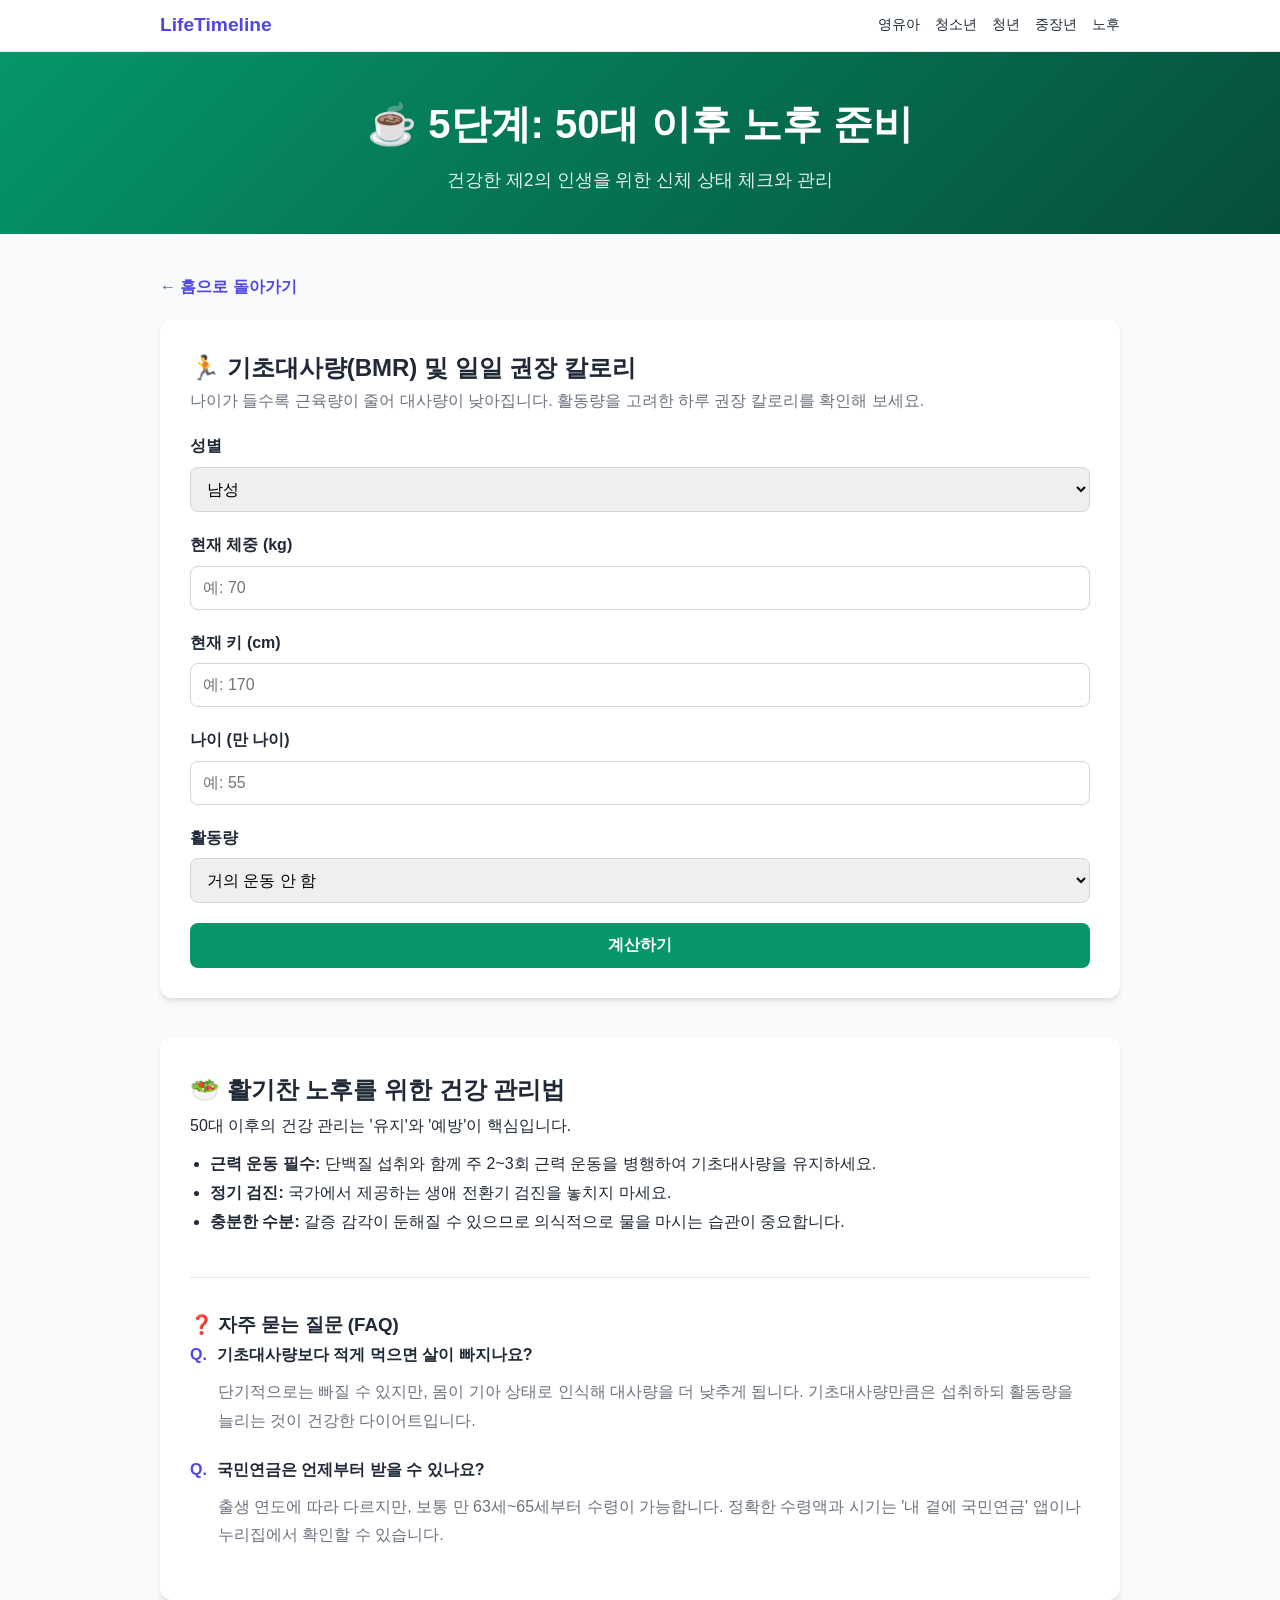
<file: life/05-fifties-plus.html>
<!DOCTYPE html>
<html lang="ko">
<head>
    <meta charset="UTF-8">
    <meta name="viewport" content="width=device-width, initial-scale=1.0">
    <title>5단계: 50대 이후 - 기초대사량 & 노후 건강 가이드</title>
    <meta name="description" content="기초대사량 계산기를 통해 신체 상태를 점검하고, 활기찬 노후를 위한 식단 및 운동 팁을 확인하세요.">
    
    <!-- Open Graph -->
    <meta property="og:type" content="website">
    <meta property="og:title" content="노후 건강 관리 - 기초대사량 계산기">
    <meta property="og:description" content="내 몸에 필요한 최소 에너지는 얼마일까? 기초대사량 계산으로 건강한 노후를 준비하세요.">

    <link rel="stylesheet" href="../assets/css/style.css">
    <style>
        .tool-box { background: white; padding: 30px; border-radius: var(--radius); box-shadow: var(--shadow); margin-bottom: 40px; }
        .form-group { margin-bottom: 20px; }
        .form-group label { display: block; margin-bottom: 8px; font-weight: 600; }
        .form-group input, .form-group select { width: 100%; padding: 12px; border: 1px solid #d1d5db; border-radius: 8px; font-size: 1rem; }
        .calc-btn { background-color: #059669; color: white; border: none; padding: 12px 20px; border-radius: 8px; cursor: pointer; width: 100%; font-weight: 600; font-size: 1rem; }
        .calc-btn:hover { background-color: #047857; }
        .result-box { margin-top: 20px; padding: 20px; background-color: #ecfdf5; border-radius: 8px; display: none; }
        .back-link { display: inline-block; margin-bottom: 20px; color: var(--primary-color); text-decoration: none; font-weight: 600; }
        .guide-content { background: white; padding: 30px; border-radius: var(--radius); box-shadow: var(--shadow); line-height: 1.8; }
    </style>
</head>
<body>
    <!-- 네비게이션 바 -->
    <nav class="nav-bar">
        <div class="nav-container">
            <a href="../index.html" class="nav-logo">LifeTimeline</a>
            <div class="nav-links">
                <a href="01-baby-child.html">영유아</a>
                <a href="02-teenager.html">청소년</a>
                <a href="03-twenties.html">청년</a>
                <a href="04-thirties-forties.html">중장년</a>
                <a href="05-fifties-plus.html">노후</a>
            </div>
        </div>
    </nav>
    <header style="padding: 40px 20px; background: linear-gradient(135deg, #059669 0%, #064e3b 100%);">
        <div class="container">
            <h1>☕ 5단계: 50대 이후 노후 준비</h1>
            <p>건강한 제2의 인생을 위한 신체 상태 체크와 관리</p>
        </div>
    </header>
    <main class="container" style="padding-top: 40px;">
        <a href="../index.html" class="back-link">&larr; 홈으로 돌아가기</a>
        
        <section class="tool-box">
            <h2>🏃 기초대사량(BMR) 및 일일 권장 칼로리</h2>
            <p style="color: var(--text-muted); margin-bottom: 20px;">나이가 들수록 근육량이 줄어 대사량이 낮아집니다. 활동량을 고려한 하루 권장 칼로리를 확인해 보세요.</p>
            <div class="form-group">
                <label>성별</label>
                <select id="genderBmr">
                    <option value="male">남성</option>
                    <option value="female">여성</option>
                </select>
            </div>
            <div class="form-group"><label>현재 체중 (kg)</label><input type="number" id="weightBmr" placeholder="예: 70"></div>
            <div class="form-group"><label>현재 키 (cm)</label><input type="number" id="heightBmr" placeholder="예: 170"></div>
            <div class="form-group"><label>나이 (만 나이)</label><input type="number" id="ageBmr" placeholder="예: 55"></div>
            <div class="form-group">
                <label>활동량</label>
                <select id="activityLevel">
                    <option value="1.2">거의 운동 안 함</option>
                    <option value="1.375">가벼운 운동 (주 1~3일)</option>
                    <option value="1.55">보통 수준 운동 (주 3~5일)</option>
                    <option value="1.725">적극적인 운동 (주 6~7일)</option>
                </select>
            </div>
            <button class="calc-btn" onclick="calculateBMR()">계산하기</button>
            <div id="bmrResult" class="result-box">
                <h3>계산 결과</h3>
                <p id="bmrText"></p>
            </div>
        </section>

        <section class="guide-content">
            <h2>🥗 활기찬 노후를 위한 건강 관리법</h2>
            <p>50대 이후의 건강 관리는 '유지'와 '예방'이 핵심입니다.</p>
            <ul style="margin-left: 20px; margin-top: 10px;">
                <li><strong>근력 운동 필수:</strong> 단백질 섭취와 함께 주 2~3회 근력 운동을 병행하여 기초대사량을 유지하세요.</li>
                <li><strong>정기 검진:</strong> 국가에서 제공하는 생애 전환기 검진을 놓치지 마세요.</li>
                <li><strong>충분한 수분:</strong> 갈증 감각이 둔해질 수 있으므로 의식적으로 물을 마시는 습관이 중요합니다.</li>
            </ul>

            <div class="faq-section">
                <h3>❓ 자주 묻는 질문 (FAQ)</h3>
                <div class="faq-item">
                    <h4>기초대사량보다 적게 먹으면 살이 빠지나요?</h4>
                    <p>단기적으로는 빠질 수 있지만, 몸이 기아 상태로 인식해 대사량을 더 낮추게 됩니다. 기초대사량만큼은 섭취하되 활동량을 늘리는 것이 건강한 다이어트입니다.</p>
                </div>
                <div class="faq-item">
                    <h4>국민연금은 언제부터 받을 수 있나요?</h4>
                    <p>출생 연도에 따라 다르지만, 보통 만 63세~65세부터 수령이 가능합니다. 정확한 수령액과 시기는 '내 곁에 국민연금' 앱이나 누리집에서 확인할 수 있습니다.</p>
                </div>
            </div>
        </section>
    </main>
    <script>
        function calculateBMR() {
            const w = parseFloat(document.getElementById('weightBmr').value);
            const h = parseFloat(document.getElementById('heightBmr').value);
            const a = parseFloat(document.getElementById('ageBmr').value);
            const g = document.getElementById('genderBmr').value;
            const activity = parseFloat(document.getElementById('activityLevel').value);
            
            if(!w || !h || !a) { alert('모든 항목을 입력해주세요.'); return; }
            
            // 미플린-세인트 지어(Mifflin-St Jeor) 공식
            let bmr = (10 * w) + (6.25 * h) - (5 * a);
            if(g === 'male') bmr += 5; else bmr -= 161;
            
            const tdee = bmr * activity;
            
            document.getElementById('bmrResult').style.display = 'block';
            document.getElementById('bmrText').innerHTML = `
                당신의 하루 기초대사량은 약 <strong>${Math.floor(bmr).toLocaleString()} kcal</strong> 입니다. <br>
                활동량을 고려한 하루 권장 칼로리는 <span class="result-highlight">${Math.floor(tdee).toLocaleString()} kcal</span> 입니다.
            `;
        }
    </script>
</body>
</html>
</file>
<file: assets/css/style.css>
/* 공통 초기화 및 변수 설정 */
:root {
    --primary-color: #4f46e5; /* 인디고 블루 포인트 */
    --primary-light: #e0e7ff;
    --text-main: #1f2937;
    --text-muted: #6b7280;
    --bg-color: #f9fafb;
    --card-bg: #ffffff;
    --radius: 12px;
    --shadow: 0 4px 6px -1px rgba(0, 0, 0, 0.1), 0 2px 4px -1px rgba(0, 0, 0, 0.06);
}

* {
    box-sizing: border-box;
    margin: 0;
    padding: 0;
}

body {
    font-family: 'Pretendard', -apple-system, BlinkMacSystemFont, "Segoe UI", Roboto, "Helvetica Neue", Arial, sans-serif;
    background-color: var(--bg-color);
    color: var(--text-main);
    line-height: 1.6;
}

/* 레이아웃 컨테이너 */
.container {
    max-width: 1000px;
    margin: 0 auto;
    padding: 0 20px;
}

/* 헤더 영역 */
header {
    background: linear-gradient(135deg, #4f46e5 0%, #3730a3 100%);
    color: white;
    padding: 60px 20px;
    text-align: center;
}

header h1 {
    font-size: 2.5rem;
    margin-bottom: 10px;
    font-weight: 700;
}

header p {
    font-size: 1.1rem;
    opacity: 0.9;
}

/* 메인 콘텐츠 영역 */
main {
    padding: 40px 0;
}

.intro-section {
    text-align: center;
    margin-bottom: 40px;
}

.intro-section h2 {
    font-size: 1.8rem;
    margin-bottom: 15px;
    color: var(--text-main);
}

.intro-section p {
    color: var(--text-muted);
    font-size: 1.05rem;
    max-width: 700px;
    margin: 0 auto;
}

/* 타임라인 카드 그리드 */
.timeline-grid {
    display: grid;
    grid-template-columns: 1fr;
    gap: 20px;
    margin-top: 30px;
}

@media (min-width: 768px) {
    .timeline-grid {
        grid-template-columns: repeat(2, 1fr);
    }
}

.life-card {
    background: var(--card-bg);
    border-radius: var(--radius);
    padding: 30px;
    box-shadow: var(--shadow);
    transition: transform 0.2s ease, box-shadow 0.2s ease;
    text-decoration: none;
    color: inherit;
    display: flex;
    flex-direction: column;
    justify-content: space-between;
    border-left: 6px solid var(--primary-color);
}

.life-card:hover {
    transform: translateY(-5px);
    box-shadow: 0 10px 15px -3px rgba(0, 0, 0, 0.1);
}

.card-icon {
    font-size: 2.5rem;
    margin-bottom: 15px;
}

.card-content h3 {
    font-size: 1.3rem;
    margin-bottom: 8px;
    color: var(--primary-color);
}

.card-content p {
    color: var(--text-muted);
    font-size: 0.95rem;
    margin-bottom: 20px;
}

.card-footer {
    font-weight: 600;
    color: var(--primary-color);
    font-size: 0.9rem;
    display: flex;
    align-items: center;
    gap: 5px;
}

/* 푸터 영역 */
footer {
    background-color: #1f2937;
    color: #9ca3af;
    text-align: center;
    padding: 30px 20px;
    margin-top: 60px;
    font-size: 0.9rem;
}

footer .footer-links {
    margin-bottom: 15px;
    display: flex;
    justify-content: center;
    gap: 20px;
}

footer .footer-links a {
    color: #9ca3af;
    text-decoration: none;
}

/* 네비게이션 바 */
.nav-bar {
    background: white;
    border-bottom: 1px solid #e5e7eb;
    position: sticky;
    top: 0;
    z-index: 100;
    padding: 10px 0;
}
.nav-container {
    max-width: 1000px;
    margin: 0 auto;
    padding: 0 20px;
    display: flex;
    justify-content: space-between;
    align-items: center;
}
.nav-logo {
    font-weight: 800;
    color: var(--primary-color);
    text-decoration: none;
    font-size: 1.2rem;
}
.nav-links {
    display: flex;
    gap: 15px;
}
.nav-links a {
    text-decoration: none;
    color: var(--text-main);
    font-size: 0.85rem;
    font-weight: 500;
    transition: color 0.2s;
}
.nav-links a:hover { color: var(--primary-color); }

@media (max-width: 640px) {
    .nav-links { display: none; } /* 모바일에서는 심플하게 */
}

/* FAQ 섹션 */
.faq-section {
    margin-top: 40px;
    border-top: 1px solid #e5e7eb;
    padding-top: 30px;
}
.faq-item {
    margin-bottom: 20px;
}
.faq-item h4 {
    color: var(--text-main);
    margin-bottom: 8px;
    display: flex;
    align-items: flex-start;
    gap: 10px;
}
.faq-item h4::before { content: "Q."; color: var(--primary-color); font-weight: 800; }
.faq-item p {
    color: var(--text-muted);
    padding-left: 28px;
}

/* 결과 박스 강조 */
.result-highlight {
    font-size: 1.2rem;
    color: var(--primary-color);
    font-weight: 700;
}
</file>
